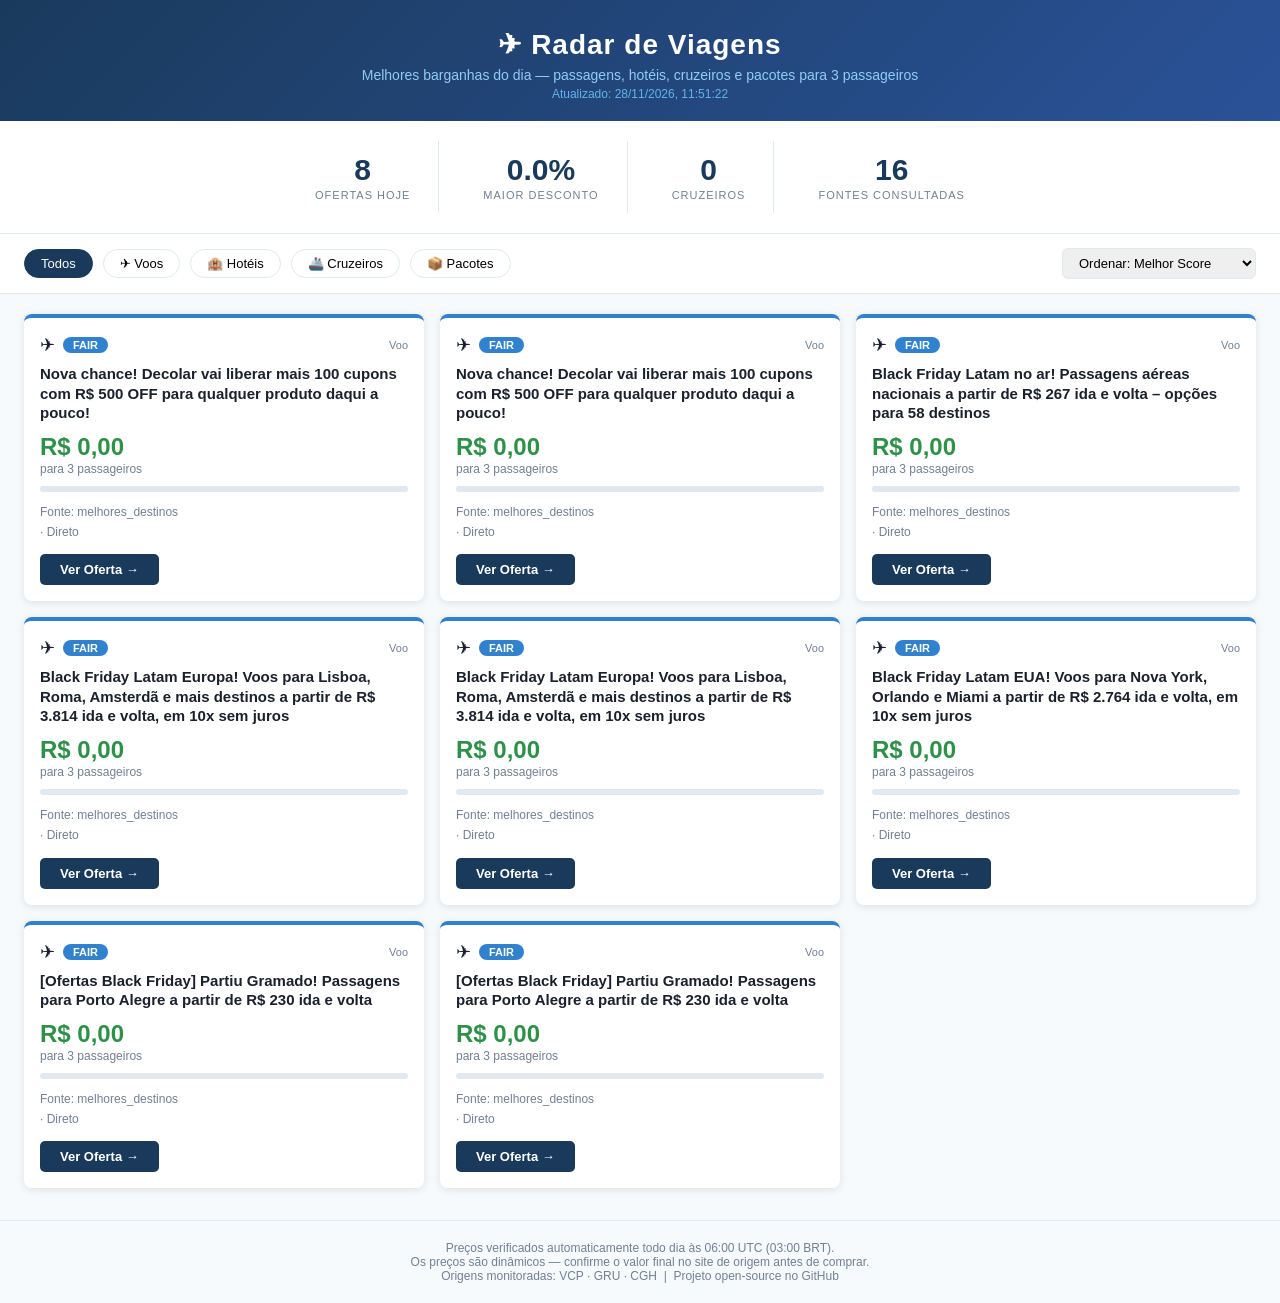
<file: docs/index.html>
<!DOCTYPE html>
<html lang="pt-BR">
<head>
  <meta charset="UTF-8">
  <meta name="viewport" content="width=device-width, initial-scale=1.0">
  <title>Radar de Viagens — Barganhas Diárias</title>
  <link rel="stylesheet" href="styles.css">
</head>
<body>

<!-- HEADER -->
<header>
  <h1>✈ Radar de Viagens</h1>
  <p>Melhores barganhas do dia — passagens, hotéis, cruzeiros e pacotes para 3 passageiros</p>
  <div id="last-updated">Carregando...</div>
</header>

<!-- RESUMO -->
<section id="summary-cards">
  <div class="summary-card">
    <div class="value" id="stat-total">—</div>
    <div class="label">Ofertas Hoje</div>
  </div>
  <div class="summary-card">
    <div class="value" id="stat-discount">—</div>
    <div class="label">Maior Desconto</div>
  </div>
  <div class="summary-card">
    <div class="value" id="stat-cruises">—</div>
    <div class="label">Cruzeiros</div>
  </div>
  <div class="summary-card">
    <div class="value" id="stat-sources">—</div>
    <div class="label">Fontes Consultadas</div>
  </div>
</section>

<!-- FILTROS -->
<section id="filters">
  <button class="filter-btn active" data-filter="all">Todos</button>
  <button class="filter-btn" data-filter="flight">✈ Voos</button>
  <button class="filter-btn" data-filter="hotel">🏨 Hotéis</button>
  <button class="filter-btn" data-filter="cruise">🚢 Cruzeiros</button>
  <button class="filter-btn" data-filter="package">📦 Pacotes</button>
  <select id="sort-select">
    <option value="score">Ordenar: Melhor Score</option>
    <option value="discount">Ordenar: Maior Desconto</option>
    <option value="price">Ordenar: Menor Preço</option>
    <option value="date">Ordenar: Data de Viagem</option>
  </select>
</section>

<!-- GRID DE DEALS -->
<main id="deals-grid">
  <div id="loading">⏳ Carregando ofertas do dia...</div>
</main>

<!-- FOOTER -->
<footer>
  <p>Preços verificados automaticamente todo dia às 06:00 UTC (03:00 BRT).</p>
  <p>Os preços são dinâmicos — confirme o valor final no site de origem antes de comprar.</p>
  <p>Origens monitoradas: VCP · GRU · CGH &nbsp;|&nbsp; Projeto open-source no GitHub</p>
</footer>

<script src="dashboard.js"></script>
</body>
</html>
</file>
<file: docs/styles.css>
:root {
  --navy: #1a3a5c;
  --sky: #3182ce;
  --green: #2d9148;
  --red: #e53e3e;
  --yellow: #d69e2e;
  --gray-100: #f7fafc;
  --gray-200: #e2e8f0;
  --gray-500: #718096;
  --gray-800: #1a202c;
  --white: #ffffff;
  --shadow: 0 2px 8px rgba(0,0,0,0.10);
}

* { box-sizing: border-box; margin: 0; padding: 0; }

body {
  font-family: 'Segoe UI', Arial, sans-serif;
  background: var(--gray-100);
  color: var(--gray-800);
}

/* ── HEADER ─────────────────────────────────────── */
header {
  background: linear-gradient(135deg, var(--navy) 0%, #2a5298 100%);
  color: var(--white);
  padding: 28px 24px 20px;
  text-align: center;
}
header h1 { font-size: 28px; letter-spacing: 1px; }
header p  { color: #90cdf4; font-size: 14px; margin-top: 6px; }
#last-updated { font-size: 12px; color: #63b3ed; margin-top: 4px; }

/* ── SUMMARY CARDS ───────────────────────────────── */
#summary-cards {
  display: flex;
  justify-content: center;
  gap: 16px;
  padding: 20px 24px;
  flex-wrap: wrap;
  background: var(--white);
  border-bottom: 1px solid var(--gray-200);
}
.summary-card {
  text-align: center;
  padding: 12px 28px;
  border-right: 1px solid var(--gray-200);
}
.summary-card:last-child { border-right: none; }
.summary-card .value { font-size: 30px; font-weight: 700; color: var(--navy); }
.summary-card .label { font-size: 11px; text-transform: uppercase; letter-spacing: 1px; color: var(--gray-500); margin-top: 2px; }

/* ── FILTERS ────────────────────────────────────── */
#filters {
  display: flex;
  align-items: center;
  gap: 10px;
  padding: 14px 24px;
  background: var(--white);
  border-bottom: 1px solid var(--gray-200);
  flex-wrap: wrap;
}
.filter-btn {
  padding: 6px 16px;
  border: 1px solid var(--gray-200);
  border-radius: 20px;
  background: var(--white);
  cursor: pointer;
  font-size: 13px;
  transition: all 0.15s;
}
.filter-btn:hover, .filter-btn.active {
  background: var(--navy);
  color: var(--white);
  border-color: var(--navy);
}
#sort-select {
  margin-left: auto;
  padding: 6px 12px;
  border: 1px solid var(--gray-200);
  border-radius: 6px;
  font-size: 13px;
}

/* ── DEALS GRID ─────────────────────────────────── */
#deals-grid {
  display: grid;
  grid-template-columns: repeat(auto-fill, minmax(320px, 1fr));
  gap: 16px;
  padding: 20px 24px;
  max-width: 1280px;
  margin: 0 auto;
}

.deal-card {
  background: var(--white);
  border-radius: 8px;
  box-shadow: var(--shadow);
  overflow: hidden;
  transition: transform 0.15s, box-shadow 0.15s;
  border-top: 4px solid var(--sky);
}
.deal-card:hover { transform: translateY(-2px); box-shadow: 0 6px 16px rgba(0,0,0,0.14); }
.deal-card.hot   { border-top-color: var(--red); }
.deal-card.good  { border-top-color: var(--yellow); }
.deal-card.fair  { border-top-color: var(--sky); }

.deal-card-body { padding: 16px; }

.deal-header {
  display: flex;
  align-items: center;
  gap: 8px;
  margin-bottom: 8px;
}
.deal-type-icon { font-size: 18px; }
.deal-badge {
  font-size: 11px;
  font-weight: 700;
  padding: 2px 10px;
  border-radius: 10px;
  color: var(--white);
}
.badge-hot  { background: var(--red); }
.badge-good { background: var(--yellow); }
.badge-fair { background: var(--sky); }
.badge-skip { background: var(--gray-500); }

.deal-title {
  font-size: 15px;
  font-weight: 600;
  color: var(--gray-800);
  margin-bottom: 10px;
  line-height: 1.3;
}

.deal-price {
  font-size: 24px;
  font-weight: 700;
  color: var(--green);
}
.deal-price-sub {
  font-size: 12px;
  color: var(--gray-500);
  margin-top: 1px;
}

.deal-discount-bar {
  height: 6px;
  background: var(--gray-200);
  border-radius: 3px;
  margin: 10px 0;
}
.deal-discount-fill {
  height: 100%;
  border-radius: 3px;
  background: linear-gradient(90deg, var(--green), #38a169);
}

.deal-meta {
  font-size: 12px;
  color: var(--gray-500);
  line-height: 1.7;
  margin-bottom: 12px;
}

.deal-cta {
  display: inline-block;
  background: var(--navy);
  color: var(--white);
  padding: 8px 20px;
  border-radius: 5px;
  font-size: 13px;
  font-weight: 600;
  text-decoration: none;
  transition: background 0.15s;
}
.deal-cta:hover { background: var(--sky); }

/* ── EMPTY / LOADING ────────────────────────────── */
#loading, #empty {
  text-align: center;
  padding: 60px 20px;
  color: var(--gray-500);
  font-size: 16px;
  grid-column: 1/-1;
}

/* ── FOOTER ─────────────────────────────────────── */
footer {
  text-align: center;
  padding: 20px;
  font-size: 12px;
  color: var(--gray-500);
  border-top: 1px solid var(--gray-200);
  margin-top: 12px;
}
footer a { color: var(--sky); }

@media (max-width: 600px) {
  #deals-grid { grid-template-columns: 1fr; padding: 12px; }
  #summary-cards { gap: 8px; }
  .summary-card { padding: 10px 16px; }
}
</file>
